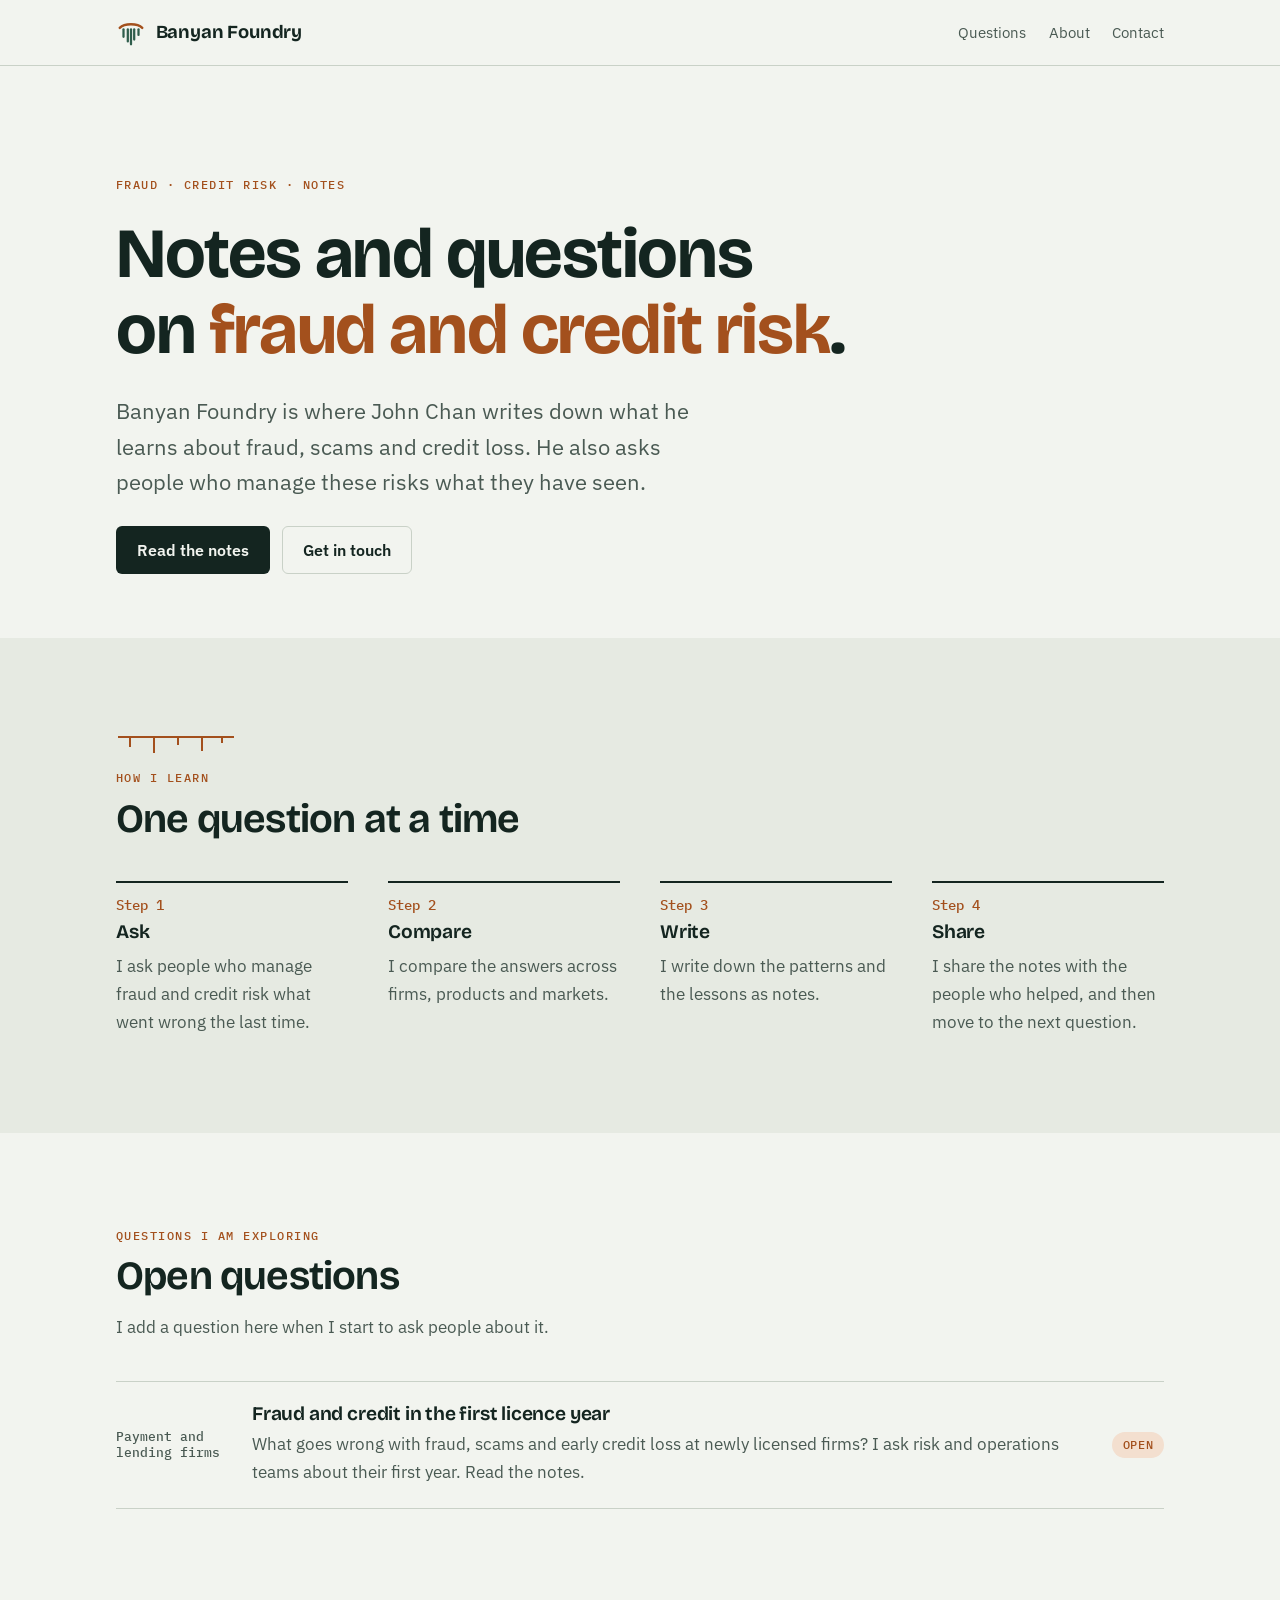
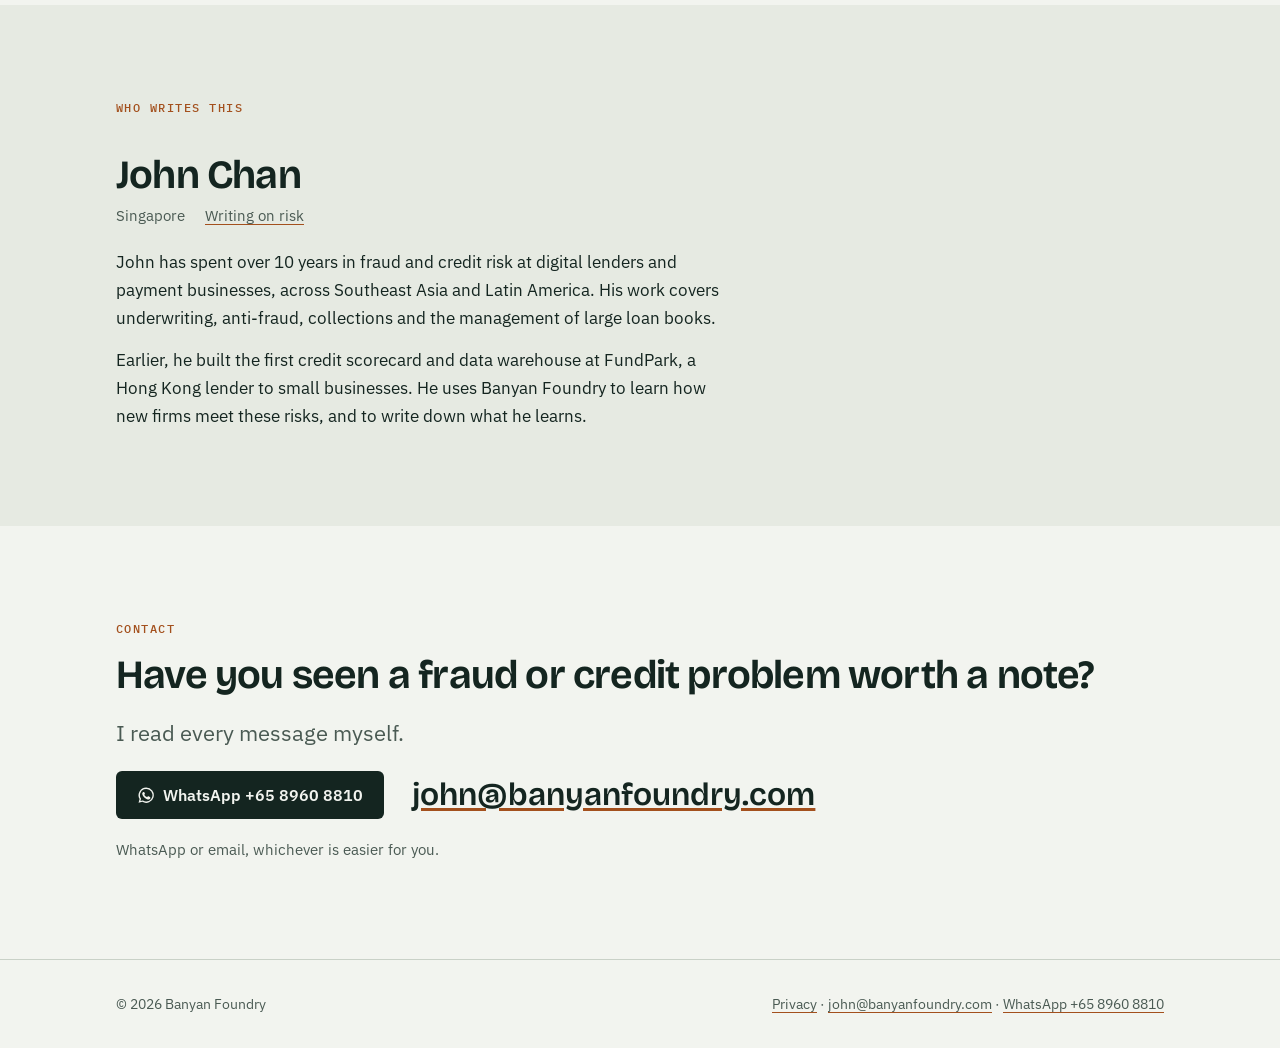
<file: index.html>
<!doctype html>
<html lang="en">
<head>
<meta charset="utf-8">
<script>if (location.protocol === "http:" && location.hostname.endsWith("banyanfoundry.com")) location.replace("https://banyanfoundry.com" + location.pathname + location.search + location.hash);</script>
<meta name="robots" content="noindex, nofollow">
<meta name="viewport" content="width=device-width, initial-scale=1, viewport-fit=cover">
<title>Banyan Foundry</title>
<meta name="description" content="John Chan's notes and questions on fraud and credit risk.">
<meta property="og:title" content="Banyan Foundry">
<meta property="og:description" content="John Chan's notes and questions on fraud and credit risk.">
<meta property="og:url" content="https://banyanfoundry.com/">
<meta property="og:type" content="website">
<link rel="icon" href="favicon.svg" type="image/svg+xml">
<link rel="preconnect" href="https://fonts.googleapis.com">
<link rel="preconnect" href="https://fonts.gstatic.com" crossorigin>
<link rel="stylesheet" href="https://fonts.googleapis.com/css2?family=Bricolage+Grotesque:opsz,wght@12..96,500;12..96,650;12..96,700&family=IBM+Plex+Mono:wght@500;600&family=IBM+Plex+Sans:wght@400;500;600&display=swap">
<link rel="stylesheet" href="style.css">
</head>
<body>

<header class="site-head">
  <div class="wrap">
    <a class="brand" href="index.html" aria-label="Banyan Foundry home">
      <svg viewBox="0 0 32 32" aria-hidden="true"><path d="M4 10.5C9 5.5 23 5.5 28 10.5" fill="none" stroke="var(--copper)" stroke-width="2.6" stroke-linecap="round"/><g stroke="currentColor" stroke-width="2.4" stroke-linecap="round"><path d="M8 12v8"/><path d="M12.6 12v13"/><path d="M16 12v16"/><path d="M19.4 12v11"/><path d="M24 12v6"/></g></svg>
      Banyan Foundry
    </a>
    <nav class="nav" aria-label="Main">
      <a href="#ideas">Questions</a>
      <a href="#about">About</a>
      <a href="#contact">Contact</a>
    </nav>
  </div>
</header>

<main>
  <div class="hero">
    <div class="wrap">
      <span class="eyebrow">Fraud · Credit risk · Notes</span>
      <h1>Notes and questions on <em>fraud and credit risk</em>.</h1>
      <p class="lede">Banyan Foundry is where John Chan writes down what he learns about fraud, scams and credit loss. He also asks people who manage these risks what they have seen.</p>
      <div class="actions">
        <a class="btn btn-primary" href="https://www.zhizhi-gewu.com/t/risk" target="_blank" rel="noopener">Read the notes</a>
        <a class="btn btn-ghost" href="#contact">Get in touch</a>
      </div>
    </div>
  </div>

  <section class="band" id="how">
    <div class="wrap">
      <div class="section-head">
        <svg class="roots" viewBox="0 0 120 22" aria-hidden="true"><path d="M2 3h116" stroke="currentColor" stroke-width="2"/><g stroke="currentColor" stroke-width="2"><path d="M14 3v10"/><path d="M38 3v16"/><path d="M62 3v8"/><path d="M86 3v14"/><path d="M106 3v6"/></g></svg>
        <span class="eyebrow">How I learn</span>
        <h2>One question at a time</h2>
      </div>
      <ol class="steps">
        <li><span class="n">Step 1</span><h3>Ask</h3><p class="muted">I ask people who manage fraud and credit risk what went wrong the last time.</p></li>
        <li><span class="n">Step 2</span><h3>Compare</h3><p class="muted">I compare the answers across firms, products and markets.</p></li>
        <li><span class="n">Step 3</span><h3>Write</h3><p class="muted">I write down the patterns and the lessons as notes.</p></li>
        <li><span class="n">Step 4</span><h3>Share</h3><p class="muted">I share the notes with the people who helped, and then move to the next question.</p></li>
      </ol>
    </div>
  </section>

  <section id="ideas">
    <div class="wrap">
      <div class="section-head">
        <span class="eyebrow">Questions I am exploring</span>
        <h2>Open questions</h2>
        <p class="muted">I add a question here when I start to ask people about it.</p>
      </div>
      <div class="ideas">
        <a class="idea" href="https://www.zhizhi-gewu.com/t/risk" target="_blank" rel="noopener">
          <span class="tag">Payment and<br>lending firms</span>
          <span class="body">
            <h3>Fraud and credit in the first licence year</h3>
            <span class="muted">What goes wrong with fraud, scams and early credit loss at newly licensed firms? I ask risk and operations teams about their first year. Read the notes.</span>
          </span>
          <span class="pill pill-live">Open</span>
        </a>
      </div>
    </div>
  </section>

  <section class="band" id="about">
    <div class="wrap">
      <div class="section-head">
        <span class="eyebrow">Who writes this</span>
      </div>
      <div class="founder" style="grid-template-columns:1fr">
        <div>
          <h2>John Chan</h2>
          <div class="meta">
            <span>Singapore</span>
            <a href="https://www.zhizhi-gewu.com/t/risk" rel="me noopener" target="_blank">Writing on risk</a>
          </div>
          <div class="bio">
            <p>John has spent over 10 years in fraud and credit risk at digital lenders and payment businesses, across Southeast Asia and Latin America. His work covers underwriting, anti-fraud, collections and the management of large loan books.</p>
            <p>Earlier, he built the first credit scorecard and data warehouse at FundPark, a Hong Kong lender to small businesses. He uses Banyan Foundry to learn how new firms meet these risks, and to write down what he learns.</p>
          </div>
        </div>
      </div>
    </div>
  </section>

  <section id="contact">
    <div class="wrap contact">
      <span class="eyebrow">Contact</span>
      <h2>Have you seen a fraud or credit problem worth a note?</h2>
      <p class="lede">I read every message myself.</p>
      <div class="reach">
        <a class="btn btn-primary" href="https://wa.me/6589608810?text=Hi%20John%2C%20I%20found%20Banyan%20Foundry%20on%20your%20website." target="_blank" rel="noopener"><svg class="wa-ico" viewBox="0 0 24 24" aria-hidden="true"><path fill="currentColor" d="M12 2a10 10 0 0 0-8.6 15.1L2 22l5-1.3A10 10 0 1 0 12 2Zm0 18.2a8.2 8.2 0 0 1-4.2-1.2l-.3-.2-3 .8.8-2.9-.2-.3A8.2 8.2 0 1 1 12 20.2Zm4.5-6.1c-.2-.1-1.5-.7-1.7-.8-.2-.1-.4-.1-.6.1l-.8 1c-.1.2-.3.2-.5.1a6.7 6.7 0 0 1-3.3-2.9c-.3-.4.2-.4.7-1.3.1-.2 0-.3 0-.4l-.8-1.8c-.2-.5-.4-.4-.6-.4h-.5a1 1 0 0 0-.7.3 3 3 0 0 0-.9 2.2 5.2 5.2 0 0 0 1.1 2.7 11.8 11.8 0 0 0 4.5 4c1.7.7 2.3.8 3.2.6.5-.1 1.5-.6 1.7-1.2.2-.6.2-1.1.2-1.2l-.5-.3Z"/></svg>WhatsApp +65 8960 8810</a>
        <a class="email" href="mailto:john@banyanfoundry.com">john@banyanfoundry.com</a>
      </div>
      <p class="muted small">WhatsApp or email, whichever is easier for you.</p>
    </div>
  </section>
</main>

<footer class="site-foot">
  <div class="wrap">
    <span>© 2026 Banyan Foundry</span>
    <span><a href="privacy.html">Privacy</a> · <a href="mailto:john@banyanfoundry.com">john@banyanfoundry.com</a> · <a href="https://wa.me/6589608810?text=Hi%20John%2C%20I%20found%20Banyan%20Foundry%20on%20your%20website." target="_blank" rel="noopener">WhatsApp +65 8960 8810</a></span>
  </div>
</footer>

<div class="mobile-cta"><a class="btn btn-primary" href="https://wa.me/6589608810?text=Hi%20John%2C%20I%20found%20Banyan%20Foundry%20on%20your%20website." target="_blank" rel="noopener"><svg class="wa-ico" viewBox="0 0 24 24" aria-hidden="true"><path fill="currentColor" d="M12 2a10 10 0 0 0-8.6 15.1L2 22l5-1.3A10 10 0 1 0 12 2Zm0 18.2a8.2 8.2 0 0 1-4.2-1.2l-.3-.2-3 .8.8-2.9-.2-.3A8.2 8.2 0 1 1 12 20.2Zm4.5-6.1c-.2-.1-1.5-.7-1.7-.8-.2-.1-.4-.1-.6.1l-.8 1c-.1.2-.3.2-.5.1a6.7 6.7 0 0 1-3.3-2.9c-.3-.4.2-.4.7-1.3.1-.2 0-.3 0-.4l-.8-1.8c-.2-.5-.4-.4-.6-.4h-.5a1 1 0 0 0-.7.3 3 3 0 0 0-.9 2.2 5.2 5.2 0 0 0 1.1 2.7 11.8 11.8 0 0 0 4.5 4c1.7.7 2.3.8 3.2.6.5-.1 1.5-.6 1.7-1.2.2-.6.2-1.1.2-1.2l-.5-.3Z"/></svg>WhatsApp</a><a class="btn btn-ghost" href="mailto:john@banyanfoundry.com">Email</a></div>

</body>
</html>
</file>
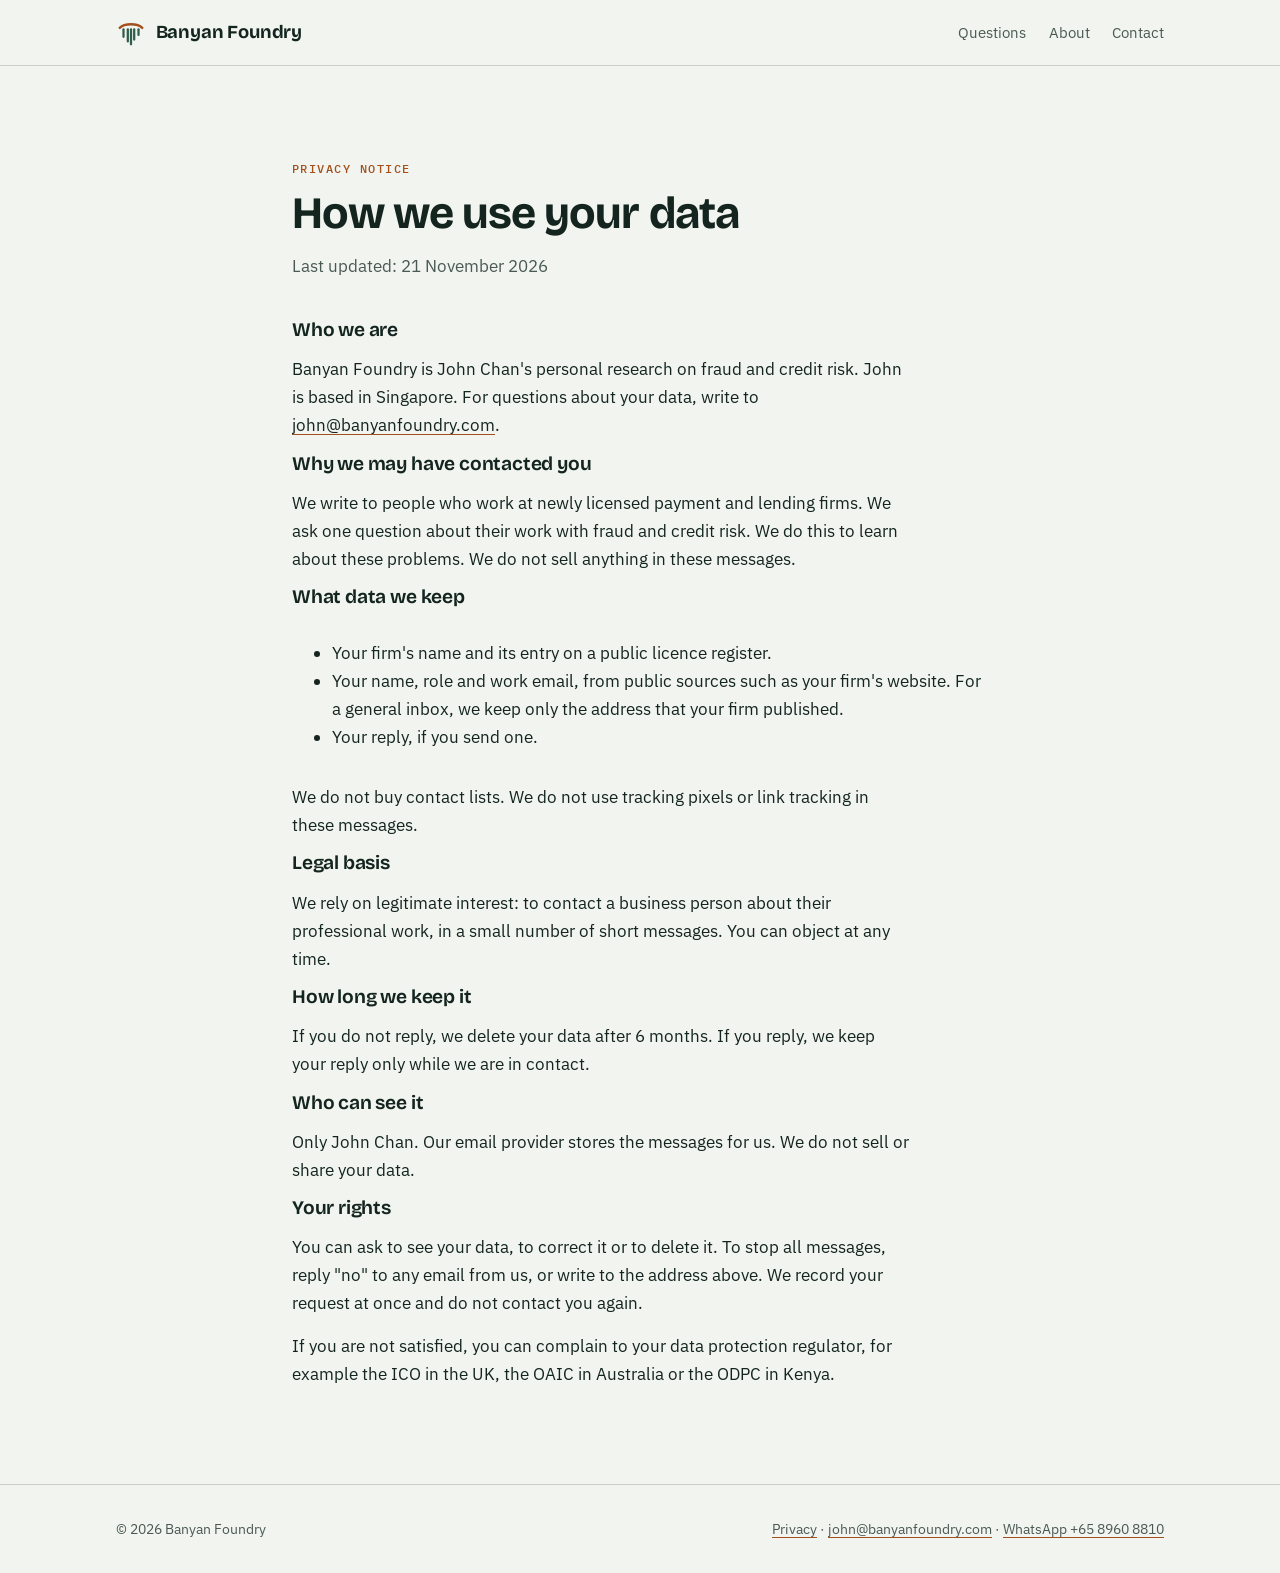
<file: privacy.html>
<!doctype html>
<html lang="en">
<head>
<meta charset="utf-8">
<script>if (location.protocol === "http:" && location.hostname.endsWith("banyanfoundry.com")) location.replace("https://banyanfoundry.com" + location.pathname + location.search + location.hash);</script>
<meta name="robots" content="noindex, nofollow">
<meta name="viewport" content="width=device-width, initial-scale=1, viewport-fit=cover">
<title>Privacy · Banyan Foundry</title>
<meta name="description" content="John Chan's notes and questions on fraud and credit risk.">
<meta property="og:title" content="Banyan Foundry">
<meta property="og:description" content="John Chan's notes and questions on fraud and credit risk.">
<meta property="og:url" content="https://banyanfoundry.com/privacy.html">
<meta property="og:type" content="website">
<link rel="icon" href="favicon.svg" type="image/svg+xml">
<link rel="preconnect" href="https://fonts.googleapis.com">
<link rel="preconnect" href="https://fonts.gstatic.com" crossorigin>
<link rel="stylesheet" href="https://fonts.googleapis.com/css2?family=Bricolage+Grotesque:opsz,wght@12..96,500;12..96,650;12..96,700&family=IBM+Plex+Mono:wght@500;600&family=IBM+Plex+Sans:wght@400;500;600&display=swap">
<link rel="stylesheet" href="style.css">
</head>
<body>

<header class="site-head">
  <div class="wrap">
    <a class="brand" href="index.html" aria-label="Banyan Foundry home">
      <svg viewBox="0 0 32 32" aria-hidden="true"><path d="M4 10.5C9 5.5 23 5.5 28 10.5" fill="none" stroke="var(--copper)" stroke-width="2.6" stroke-linecap="round"/><g stroke="currentColor" stroke-width="2.4" stroke-linecap="round"><path d="M8 12v8"/><path d="M12.6 12v13"/><path d="M16 12v16"/><path d="M19.4 12v11"/><path d="M24 12v6"/></g></svg>
      Banyan Foundry
    </a>
    <nav class="nav" aria-label="Main">
      <a href="index.html#ideas">Questions</a>
      <a href="index.html#about">About</a>
      <a href="index.html#contact">Contact</a>
    </nav>
  </div>
</header>

<main>
  <section>
    <div class="wrap" style="max-width:46rem">
      <div class="section-head">
        <span class="eyebrow">Privacy notice</span>
        <h1 style="font-size:clamp(2rem,4vw,2.8rem)">How we use your data</h1>
        <p class="muted">Last updated: 21 November 2026</p>
      </div>
      <div class="bio">
        <h3>Who we are</h3>
        <p>Banyan Foundry is John Chan's personal research on fraud and credit risk. John is based in Singapore. For questions about your data, write to <a href="mailto:john@banyanfoundry.com">john@banyanfoundry.com</a>.</p>
        <h3>Why we may have contacted you</h3>
        <p>We write to people who work at newly licensed payment and lending firms. We ask one question about their work with fraud and credit risk. We do this to learn about these problems. We do not sell anything in these messages.</p>
        <h3>What data we keep</h3>
        <ul>
          <li>Your firm's name and its entry on a public licence register.</li>
          <li>Your name, role and work email, from public sources such as your firm's website. For a general inbox, we keep only the address that your firm published.</li>
          <li>Your reply, if you send one.</li>
        </ul>
        <p>We do not buy contact lists. We do not use tracking pixels or link tracking in these messages.</p>
        <h3>Legal basis</h3>
        <p>We rely on legitimate interest: to contact a business person about their professional work, in a small number of short messages. You can object at any time.</p>
        <h3>How long we keep it</h3>
        <p>If you do not reply, we delete your data after 6 months. If you reply, we keep your reply only while we are in contact.</p>
        <h3>Who can see it</h3>
        <p>Only John Chan. Our email provider stores the messages for us. We do not sell or share your data.</p>
        <h3>Your rights</h3>
        <p>You can ask to see your data, to correct it or to delete it. To stop all messages, reply "no" to any email from us, or write to the address above. We record your request at once and do not contact you again.</p>
        <p>If you are not satisfied, you can complain to your data protection regulator, for example the ICO in the UK, the OAIC in Australia or the ODPC in Kenya.</p>
      </div>
    </div>
  </section>
</main>

<footer class="site-foot">
  <div class="wrap">
    <span>© 2026 Banyan Foundry</span>
    <span><a href="privacy.html">Privacy</a> · <a href="mailto:john@banyanfoundry.com">john@banyanfoundry.com</a> · <a href="https://wa.me/6589608810?text=Hi%20John%2C%20I%20found%20Banyan%20Foundry%20on%20your%20website." target="_blank" rel="noopener">WhatsApp +65 8960 8810</a></span>
  </div>
</footer>


</body>
</html>
</file>
<file: style.css>
/* Layout: a single readable column with wide bands; the "aerial root" rule marks each section. */
:root {
  --paper: #f2f4ef;
  --paper-2: #e6eae2;
  --ink: #142520;
  --ink-soft: #4a5a53;
  --line: #c9d1c7;
  --copper: #a3501d;
  --copper-soft: #f3dfcf;
  --leaf: #2f5d4c;
  --card: #ffffff;
  --bubble-out: #dcefe3;
  --display: "Bricolage Grotesque", "Segoe UI", system-ui, sans-serif;
  --body: "IBM Plex Sans", "Segoe UI", system-ui, sans-serif;
  --mono: "IBM Plex Mono", ui-monospace, "SF Mono", Menlo, monospace;
  --wrap: 68rem;
  color-scheme: light;
}
@media (prefers-color-scheme: dark) {
  :root:not([data-theme="light"]) {
    --paper: #101a17; --paper-2: #16231f; --ink: #e7ece6; --ink-soft: #a7b4ad;
    --line: #2a3a34; --copper: #e3925a; --copper-soft: #3a2518; --leaf: #8cc2ab;
    --card: #17241f; --bubble-out: #1f3a2f; color-scheme: dark;
  }
}
:root[data-theme="dark"] {
  --paper: #101a17; --paper-2: #16231f; --ink: #e7ece6; --ink-soft: #a7b4ad;
  --line: #2a3a34; --copper: #e3925a; --copper-soft: #3a2518; --leaf: #8cc2ab;
  --card: #17241f; --bubble-out: #1f3a2f; color-scheme: dark;
}

* { box-sizing: border-box; }
html { -webkit-text-size-adjust: 100%; }
body {
  margin: 0;
  background: var(--paper);
  color: var(--ink);
  font: 400 1.0625rem/1.65 var(--body);
}
img { max-width: 100%; display: block; }
a { color: inherit; text-decoration-color: var(--copper); text-underline-offset: 3px; }
a:hover { color: var(--copper); }
:focus-visible { outline: 2px solid var(--copper); outline-offset: 3px; border-radius: 2px; }

.wrap {
  max-width: var(--wrap);
  margin-inline: auto;
  padding-left: max(20px, env(safe-area-inset-left, 0px));
  padding-right: max(20px, env(safe-area-inset-right, 0px));
}

h1, h2, h3 { font-family: var(--display); line-height: 1.08; letter-spacing: -0.02em; text-wrap: balance; margin: 0; }
h1 { font-size: clamp(2.4rem, 6vw, 4.4rem); font-weight: 700; }
h2 { font-size: clamp(1.7rem, 3.4vw, 2.5rem); font-weight: 650; }
h3 { font-size: 1.2rem; font-weight: 650; letter-spacing: -0.01em; }
p { margin: 0; max-width: 62ch; }
.lede { font-size: clamp(1.15rem, 2vw, 1.35rem); color: var(--ink-soft); max-width: 46ch; }
.eyebrow {
  font: 500 0.78rem/1 var(--mono);
  letter-spacing: 0.12em; text-transform: uppercase; color: var(--copper);
}
.muted { color: var(--ink-soft); }
.mono { font-family: var(--mono); font-variant-numeric: tabular-nums; }

/* Header */
.site-head { border-bottom: 1px solid var(--line); }
.site-head .wrap { display: flex; align-items: center; justify-content: space-between; gap: 1rem; padding-block: 1.1rem; flex-wrap: wrap; }
.brand { display: inline-flex; align-items: center; gap: 0.6rem; text-decoration: none; font: 700 1.15rem/1 var(--display); letter-spacing: -0.01em; }
.brand svg { width: 30px; height: 30px; color: var(--leaf); }
.nav { display: flex; gap: 1.4rem; font-size: 0.95rem; flex-wrap: wrap; }
.nav a { text-decoration: none; color: var(--ink-soft); }
.nav a:hover, .nav a[aria-current="page"] { color: var(--ink); }

/* Buttons */
.btn {
  display: inline-flex; align-items: center; gap: 0.5rem;
  padding: 0.8rem 1.25rem; border-radius: 6px; text-decoration: none;
  font: 600 1rem/1 var(--body); border: 1px solid transparent;
}
.btn-primary { background: var(--ink); color: var(--paper); }
.btn-primary:hover { background: var(--copper); color: #fff; }
.btn-ghost { border-color: var(--line); color: var(--ink); }
.btn-ghost:hover { border-color: var(--copper); }
.actions { display: flex; gap: 0.75rem; flex-wrap: wrap; }

/* Sections */
section { padding-block: clamp(3.5rem, 8vw, 6rem); }
.band { background: var(--paper-2); }
.section-head { display: grid; gap: 0.9rem; margin-bottom: 2.5rem; }
.roots { display: block; width: 120px; height: 22px; color: var(--copper); }

/* Hero */
.hero .wrap { display: grid; gap: 1.6rem; padding-block: clamp(3.5rem, 9vw, 7rem) clamp(2.5rem, 6vw, 4rem); }
.hero h1 em { font-style: normal; color: var(--copper); }

/* Method */
.steps { list-style: none; margin: 0; padding: 0; display: grid; grid-template-columns: repeat(auto-fit, minmax(14rem, 1fr)); gap: 2rem 2.5rem; }
.steps li { display: grid; gap: 0.6rem; align-content: start; border-top: 2px solid var(--ink); padding-top: 1rem; min-width: 0; }
.steps .n { font: 500 0.85rem/1 var(--mono); color: var(--copper); }

/* Idea log */
.ideas { display: grid; gap: 0; border-top: 1px solid var(--line); }
.idea {
  display: grid; grid-template-columns: 7rem 1fr auto; gap: 1.5rem; align-items: center;
  padding-block: 1.4rem; border-bottom: 1px solid var(--line); text-decoration: none;
}
.idea > * { min-width: 0; }
a.idea:hover h3 { color: var(--copper); }
.idea .tag { font: 500 0.8rem/1.3 var(--mono); color: var(--ink-soft); }
.idea .body { display: grid; gap: 0.3rem; }
.pill {
  font: 500 0.75rem/1 var(--mono); letter-spacing: 0.06em; text-transform: uppercase;
  padding: 0.45rem 0.65rem; border-radius: 999px; white-space: nowrap;
}
.pill-live { background: var(--copper-soft); color: var(--copper); }
.pill-later { border: 1px dashed var(--line); color: var(--ink-soft); }
@media (max-width: 640px) {
  .idea { grid-template-columns: 1fr; gap: 0.6rem; }
}

/* Founder */
.founder { display: grid; grid-template-columns: 9rem 1fr; gap: 2rem; align-items: start; }
.founder > * { min-width: 0; }
.avatar {
  width: 9rem; height: 9rem; border-radius: 50%; object-fit: cover;
  background: var(--leaf); color: var(--paper);
  display: grid; place-items: center; font: 700 2.4rem/1 var(--display);
}
.founder .meta { display: flex; gap: 1.25rem; flex-wrap: wrap; font-size: 0.95rem; color: var(--ink-soft); margin-top: 0.4rem; }
@media (max-width: 560px) { .founder { grid-template-columns: 1fr; } .avatar { width: 6.5rem; height: 6.5rem; font-size: 1.8rem; } }

/* Placeholder marker (remove once real data is in) */
.todo { background: var(--copper-soft); color: var(--copper); padding: 0 0.3em; border-radius: 3px; font-weight: 600; }

/* Contact */
.contact { display: grid; gap: 1.2rem; }
.contact .email { font: 600 clamp(1.3rem, 3.5vw, 2rem)/1.2 var(--display); word-break: break-all; }

/* Footer */
.site-foot { border-top: 1px solid var(--line); font-size: 0.9rem; color: var(--ink-soft); }
.site-foot .wrap { display: flex; justify-content: space-between; gap: 1rem; flex-wrap: wrap; padding-block: 2rem; }

/* ---------- Idea page ---------- */
.split { display: grid; grid-template-columns: 1.05fr 1fr; gap: clamp(2rem, 5vw, 4rem); align-items: center; }
.split > * { min-width: 0; }
@media (max-width: 860px) { .split { grid-template-columns: 1fr; } }

.facts { display: grid; grid-template-columns: repeat(auto-fit, minmax(13rem, 1fr)); gap: 2rem; }
.fact { display: grid; gap: 0.5rem; align-content: start; }
.fact .big { font: 700 clamp(2.4rem, 5vw, 3.4rem)/1 var(--display); color: var(--copper); letter-spacing: -0.03em; font-variant-numeric: tabular-nums; }
.fact .src { font-size: 0.85rem; color: var(--ink-soft); }

/* Mock-up: invoice + reminder thread */
.mock { background: var(--card); border: 1px solid var(--line); border-radius: 14px; box-shadow: 0 18px 40px -24px rgba(20, 37, 32, 0.35); overflow: hidden; }
.mock-top { display: flex; justify-content: space-between; align-items: center; gap: 0.75rem; padding: 0.85rem 1.1rem; border-bottom: 1px solid var(--line); font-size: 0.85rem; flex-wrap: wrap; }
.mock-top strong { font-family: var(--display); font-size: 0.98rem; }
.inv { display: grid; grid-template-columns: repeat(3, 1fr); gap: 0.25rem 1rem; padding: 0.9rem 1.1rem; border-bottom: 1px solid var(--line); background: var(--paper); }
.inv dt { font: 500 0.7rem/1.4 var(--mono); text-transform: uppercase; letter-spacing: 0.08em; color: var(--ink-soft); }
.inv dd { margin: 0; font: 600 0.95rem/1.4 var(--mono); font-variant-numeric: tabular-nums; }
.inv .over { color: var(--copper); }
.thread { display: grid; gap: 0.85rem; padding: 1.1rem; }
.when { font: 500 0.72rem/1 var(--mono); color: var(--ink-soft); letter-spacing: 0.06em; text-transform: uppercase; justify-self: center; }
.msg { max-width: 88%; padding: 0.7rem 0.9rem; border-radius: 12px; font-size: 0.92rem; line-height: 1.5; }
.msg.out { justify-self: end; background: var(--bubble-out); border-bottom-right-radius: 4px; }
.msg.in { justify-self: start; background: var(--paper-2); border-bottom-left-radius: 4px; }
.msg small { display: block; margin-top: 0.35rem; font: 500 0.7rem/1 var(--mono); color: var(--ink-soft); }
.flag { justify-self: stretch; display: flex; gap: 0.6rem; align-items: center; padding: 0.65rem 0.8rem; border: 1px dashed var(--copper); border-radius: 8px; font-size: 0.85rem; color: var(--ink); }
.flag b { color: var(--copper); font-family: var(--mono); font-weight: 500; font-size: 0.75rem; text-transform: uppercase; letter-spacing: 0.06em; }
.mock-note { font-size: 0.82rem; color: var(--ink-soft); margin-top: 0.8rem; }

/* Timeline of the sequence */
.ladder { list-style: none; margin: 0; padding: 0; display: grid; gap: 0; border-left: 2px solid var(--line); }
.ladder li { position: relative; display: grid; grid-template-columns: 6rem 1fr; gap: 1rem; padding: 0 0 1.6rem 1.4rem; }
.ladder li > * { min-width: 0; }
.ladder li::before { content: ""; position: absolute; left: -7px; top: 0.35rem; width: 12px; height: 12px; border-radius: 50%; background: var(--paper); border: 2px solid var(--copper); }
.ladder .day { font: 600 0.9rem/1.6 var(--mono); color: var(--copper); }
@media (max-width: 520px) { .ladder li { grid-template-columns: 1fr; gap: 0.2rem; } }

.cols-2 { display: grid; grid-template-columns: repeat(auto-fit, minmax(17rem, 1fr)); gap: 2rem 3rem; }
.cols-2 > div { display: grid; gap: 0.6rem; align-content: start; }
.checks { list-style: none; padding: 0; margin: 0; display: grid; gap: 0.6rem; }
.checks li { padding-left: 1.6rem; position: relative; }
.checks li::before { content: ""; position: absolute; left: 0; top: 0.55em; width: 0.8rem; height: 2px; background: var(--copper); }

.faq { display: grid; gap: 0; border-top: 1px solid var(--line); }
.faq details { border-bottom: 1px solid var(--line); padding-block: 1.1rem; }
.faq summary { cursor: pointer; font: 600 1.08rem/1.4 var(--display); list-style: none; display: flex; justify-content: space-between; gap: 1rem; }
.faq summary::-webkit-details-marker { display: none; }
.faq summary::after { content: "+"; font-family: var(--mono); color: var(--copper); }
.faq details[open] summary::after { content: "–"; }
.faq details p { margin-top: 0.7rem; color: var(--ink-soft); }

.cta-band { background: var(--ink); color: var(--paper); }
.cta-band .lede { color: color-mix(in srgb, var(--paper) 75%, transparent); }
.cta-band .btn-primary { background: var(--copper); color: #fff; }
.cta-band .btn-primary:hover { background: var(--paper); color: var(--ink); }
.cta-band .email { color: var(--paper); }

@media (prefers-reduced-motion: no-preference) {
  .btn, .nav a, a.idea h3 { transition: color 0.15s, background-color 0.15s, border-color 0.15s; }
}
.split h1 { font-size: clamp(2.2rem, 4.6vw, 3.6rem); }

/* ---------- Phone layout ---------- */
.mobile-cta { display: none; }
[id] { scroll-margin-top: 1rem; }
.btn { min-height: 48px; justify-content: center; }
@media (max-width: 640px) {
  body { font-size: 1rem; padding-bottom: calc(76px + env(safe-area-inset-bottom, 0px)); }
  section { padding-block: 3rem; }
  .hero .wrap { padding-block: 2.25rem 2.5rem; gap: 1.25rem; }
  .site-head .wrap { padding-block: 0.75rem; row-gap: 0.25rem; }
  .nav { gap: 0.25rem 1.1rem; }
  .nav a { display: inline-block; padding-block: 0.6rem; }
  .actions .btn { flex: 1 1 10rem; }
  .section-head { margin-bottom: 1.75rem; }
  .steps { gap: 1.5rem; }
  .facts { gap: 1.5rem; }
  .site-foot .wrap { flex-direction: column; }
  .site-foot a { display: inline-block; padding-block: 0.4rem; }
  .mock { border-radius: 12px; }
  .inv { gap: 0.2rem 0.6rem; padding: 0.8rem 0.9rem; }
  .inv dd { font-size: 0.82rem; white-space: nowrap; }
  .thread { padding: 0.9rem; }
  .msg { max-width: 92%; font-size: 0.9rem; }
  .ladder li { padding-bottom: 1.25rem; }
  .faq summary { padding-block: 0.3rem; }

  /* Fixed contact bar: one tap to reach us from any point on the page */
  .mobile-cta {
    display: flex; gap: 0.6rem;
    position: fixed; left: 0; right: 0; bottom: 0; z-index: 20;
    padding-top: 0.7rem;
    padding-bottom: calc(0.7rem + env(safe-area-inset-bottom, 0px));
    padding-left: max(16px, env(safe-area-inset-left, 0px));
    padding-right: max(16px, env(safe-area-inset-right, 0px));
    background: var(--paper); border-top: 1px solid var(--line);
    box-shadow: 0 -8px 24px -16px rgba(20, 37, 32, 0.4);
  }
  .mobile-cta .btn { flex: 1; }
}
.bio { display: grid; gap: 0.9rem; margin-top: 1.2rem; }
@media (max-width: 640px) { .idea .pill { justify-self: start; } }
.reach { display: flex; flex-wrap: wrap; align-items: center; gap: 1rem 1.75rem; }
.wa-ico { width: 1.15em; height: 1.15em; flex: none; }
.small { font-size: 0.92rem; }
.cta-band .muted { color: color-mix(in srgb, var(--paper) 70%, transparent); }

/* Gains calculator */
.calc { display: grid; grid-template-columns: minmax(0, 20rem) minmax(0, 1fr); gap: clamp(1.5rem, 4vw, 3rem); align-items: start; }
@media (max-width: 860px) { .calc { grid-template-columns: minmax(0, 1fr); } }
.calc-in { display: grid; gap: 0.4rem; background: var(--card); border: 1px solid var(--line); border-radius: 12px; padding: 1.25rem; }
.calc-in label { font: 500 0.75rem/1.3 var(--mono); letter-spacing: 0.06em; text-transform: uppercase; color: var(--ink-soft); margin-top: 0.7rem; }
.calc-in label:first-child { margin-top: 0; }
.calc-in select, .calc-in input { font: 400 1rem var(--body); color: var(--ink); background: var(--paper); border: 1px solid var(--line); border-radius: 6px; padding: 0.7rem 0.8rem; width: 100%; min-height: 48px; }
.calc-in .hint { font-size: 0.82rem; color: var(--ink-soft); line-height: 1.4; }
.calc-out { display: grid; gap: 1rem; }
.gain { display: grid; gap: 0.35rem; border-top: 2px solid var(--ink); padding-top: 0.9rem; }
.gain .k { font: 500 0.78rem/1.3 var(--mono); letter-spacing: 0.08em; text-transform: uppercase; color: var(--ink-soft); }
.gain .v { font: 700 clamp(2.1rem, 5vw, 3rem)/1.05 var(--display); color: var(--copper); letter-spacing: -0.03em; font-variant-numeric: tabular-nums; }
.gain p { font-size: 0.92rem; color: var(--ink-soft); }
.calc-note { margin-top: 1.5rem; }

/* Reply handling cards (invoice reminders page) */
.replies { display: grid; grid-template-columns: repeat(auto-fit, minmax(15rem, 1fr)); gap: 1.25rem; }
.reply { display: grid; gap: 0.9rem; align-content: start; background: var(--card); border: 1px solid var(--line); border-radius: 12px; padding: 1.1rem; min-width: 0; }
.reply .rk { font: 500 0.75rem/1 var(--mono); text-transform: uppercase; letter-spacing: 0.08em; color: var(--copper); }
.reply .msg { max-width: 100%; justify-self: start; }
.reply .checks { font-size: 0.93rem; gap: 0.45rem; }
</file>
